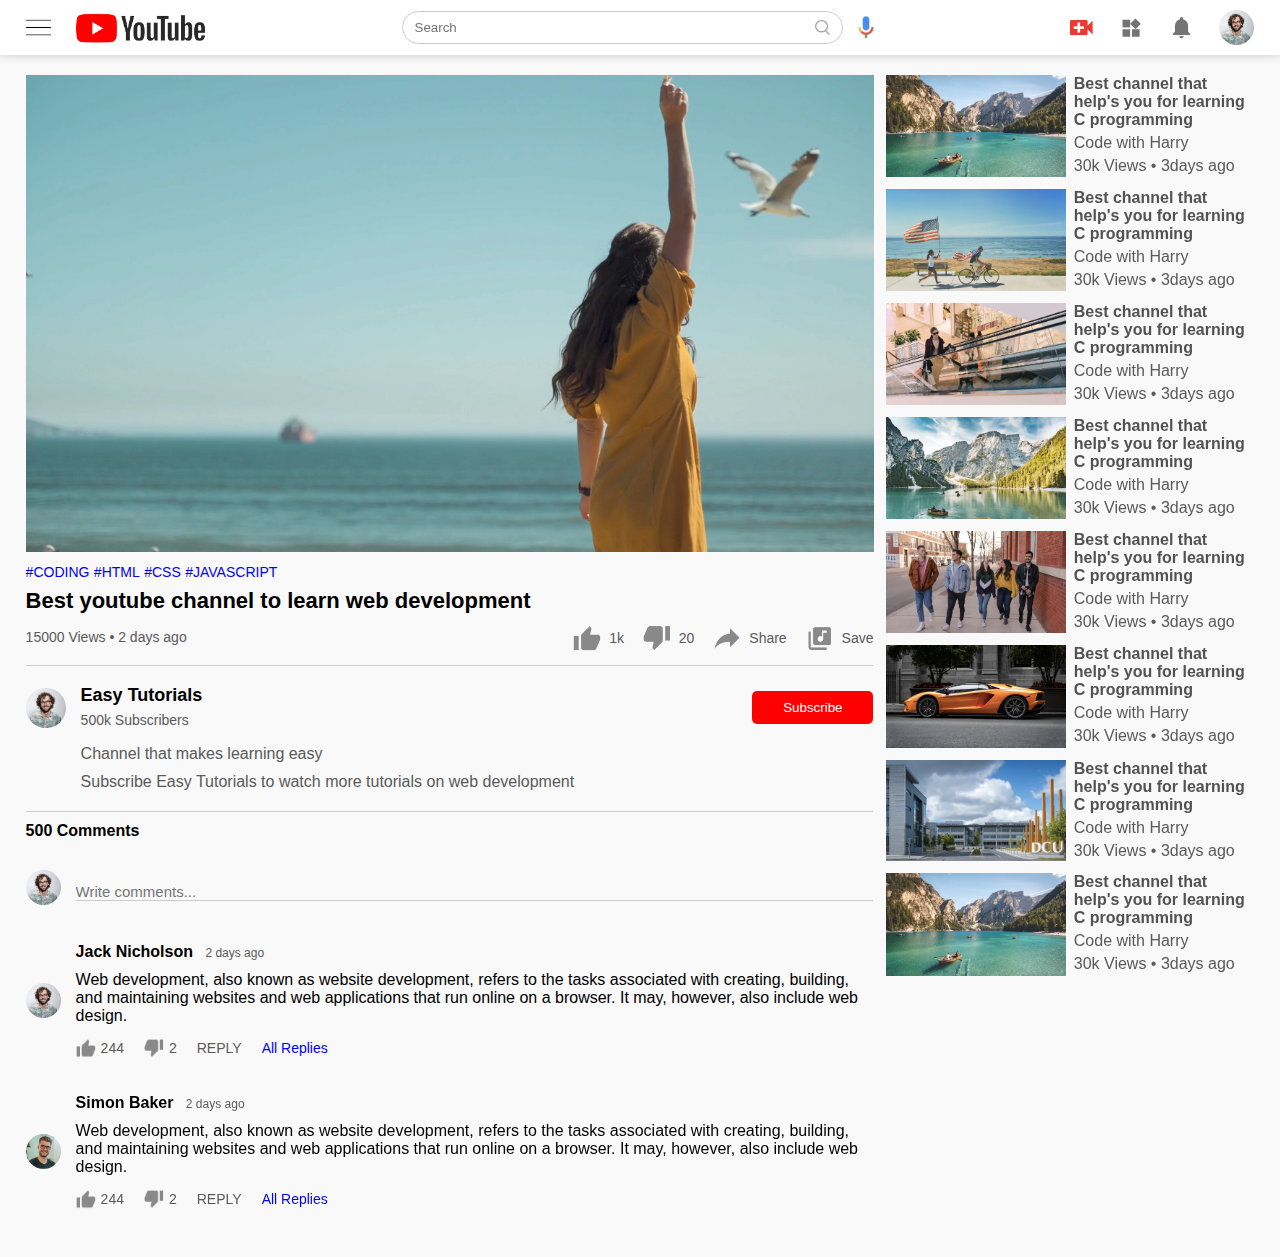
<file: playvideo.html>
<!DOCTYPE html>
<html lang="en">
<head>
    <meta charset="UTF-8">
    <meta name="viewport" content="width=device-width, initial-scale=1.0">
    <title>Playing Video</title>
    <link rel="stylesheet" href="youtubeClone.css">
</head>
<body>
    <nav class="flex-div">
        <div class="nav-left flex-div">
            <img src="images/menu21.png"   class="menu-icon">
            <img src="images/logo2.png" class="logo">
        </div>
        <div class="nav-middle  flex-div">
            <div class="search-box flex-div">
              <input type="text" placeholder="Search">
              <img src="images/search.png" >
            </div>
            <img src="images/voice-search.png" class="mic-icon">
        </div>
        <div class="nav-right flex-div">
            <img src="images/upload.png" >
            <img src="images/more.png" >
            <img src="images/notification.png" >
            <img src="images/Jack.png" class="user-icon" >
        </div>
    </nav>
    <div class="container play-container">
        <div class="row">
            <div class="play-video">
                <video  autoplay muted playsinline>
                    <source src="images/video.mp4" type="video/mp4">
                </video>
                <div class="tags">
                    <a href="">#CODING</a>  <a href="">#HTML</a>  <a href="">#CSS</a>  <a href="">#JAVASCRIPT</a>
                </div>
                <h3> Best youtube channel to learn web development</h3>
                <div class="play-video-info">
                    <p>15000 Views &bull; 2 days ago</p>
                    <div>
                       <a href=""><img src="images/like.png">1k</a>
                       <a href=""><img src="images/dislike.png">20</a>
                       <a href=""><img src="images/share.png">Share</a>
                       <a href=""><img src="images/save.png">Save</a>
                    </div>
                </div>
                <hr>
                <div class="publisher">
                    <img src="images/Jack.png">
                    <div>
                        <p>Easy Tutorials</p>
                        <span>500k Subscribers</span>
                    </div>
                    <button type="button">Subscribe</button>
                </div>
                <div class="vid-description">
                    <p>Channel that makes learning easy</p>
                    <p>Subscribe Easy Tutorials to watch more tutorials on web development</p>
                </div>
                <hr>
                <h4>500 Comments</h4>
                <div class="add-comment">
                    <img src="images/Jack.png">
                    <input type="text" placeholder="Write comments...">
                </div>
                <div class="old-comment">
                    <img src="images/Jack.png">
                    <div>
                        <h3 style="padding:8px 0 8px 0;">Jack Nicholson <span>2 days ago</span></h3>
                        <p>Web development, also known as website development, refers to the tasks associated with creating, building, and maintaining websites and web applications that run online on a browser. It may, however, also include web design.</p>
                        <div class="acomment-action">
                            <img src="images/like.png">
                            <span>244</span>
                            <img src="images/dislike.png">
                            <span>2</span>
                            <span>REPLY</span>
                            <a href="">All Replies</a>
                        </div>
                    </div>
                </div>
                <div class="old-comment">
                    <img src="images/simon.png">
                    <div>
                        <h3 style="padding:8px 0 8px 0;">Simon Baker <span>2 days ago</span></h3>
                        <p>Web development, also known as website development, refers to the tasks associated with 
               creating, building, and maintaining websites and web applications that run online on a browser. 
               It may, however, also include web design.</p>
                        <div class="acomment-action">
                            <img src="images/like.png">
                            <span>244</span>
                            <img src="images/dislike.png">
                            <span>2</span>
                            <span>REPLY</span>
                            <a href="">All Replies</a>
                        </div>
                    </div>
                </div>


 








            </div>
            <div class="right-sidebar">
                <div class="side-video-list">
                    <a href="" class="small-thumbnail"> <img src="images/thumbnail1.png"></a>
                    <div class="vid-info">
                        <a href="">Best channel that help's you for learning C programming</a>
                        <p>Code with Harry</p>
                        <p>30k Views &bull; 3days ago</p>
                    </div>
                </div>
                <div class="side-video-list">
                    <a href="" class="small-thumbnail"> <img src="images/thumbnail2.png"></a>
                    <div class="vid-info">
                        <a href="">Best channel that help's you for learning C programming</a>
                        <p>Code with Harry</p>
                        <p>30k Views &bull; 3days ago</p>
                    </div>
                </div><div class="side-video-list">
                    <a href="" class="small-thumbnail"> <img src="images/thumbnail3.png"></a>
                    <div class="vid-info">
                        <a href="">Best channel that help's you for learning C programming</a>
                        <p>Code with Harry</p>
                        <p>30k Views &bull; 3days ago</p>
                    </div>
                </div><div class="side-video-list">
                    <a href="" class="small-thumbnail"> <img src="images/thumbnail4.png"></a>
                    <div class="vid-info">
                        <a href="">Best channel that help's you for learning C programming</a>
                        <p>Code with Harry</p>
                        <p>30k Views &bull; 3days ago</p>
                    </div>
                </div><div class="side-video-list">
                    <a href="" class="small-thumbnail"> <img src="images/thumbnail5.png"></a>
                    <div class="vid-info">
                        <a href="">Best channel that help's you for learning C programming</a>
                        <p>Code with Harry</p>
                        <p>30k Views &bull; 3days ago</p>
                    </div>
                </div><div class="side-video-list">
                    <a href="" class="small-thumbnail"> <img src="images/thumbnail6.png"></a>
                    <div class="vid-info">
                        <a href="">Best channel that help's you for learning C programming</a>
                        <p>Code with Harry</p>
                        <p>30k Views &bull; 3days ago</p>
                    </div>
                </div><div class="side-video-list">
                    <a href="" class="small-thumbnail"> <img src="images/thumbnail7.png"></a>
                    <div class="vid-info">
                        <a href="">Best channel that help's you for learning C programming</a>
                        <p>Code with Harry</p>
                        <p>30k Views &bull; 3days ago</p>
                    </div>
                </div>
                <div class="side-video-list">
                    <a href="" class="small-thumbnail"> <img src="images/thumbnail1.png"></a>
                    <div class="vid-info">
                        <a href="">Best channel that help's you for learning C programming</a>
                        <p>Code with Harry</p>
                        <p>30k Views &bull; 3days ago</p>
                    </div>
                </div>
            </div>
        </div>
    </div>
</body>
</html>
</file>
<file: youtubeClone.css>
*{
    margin: 0;
    padding: 0;
    font-family: 'Poppins',sans-serif;
    box-sizing: border-box;
}
a{
    text-decoration: none;
    color: #5a5a5a;
}
img{
    cursor: pointer;
}
.flex-div{
    display: flex;
    align-items: center;
}
nav{
   padding: 10px 2%;
   justify-content: space-between;
   box-shadow: 0 0 10px rgba(0, 0 ,0 ,0.2);
   background: #fff;
   position: sticky;
   top: 0;
   z-index: 10;
}
.nav-right img{
    width: 25px;
    margin-right:25px;
}
.nav-right .user-icon{
    width: 35px;
    border-radius: 50%;
    margin-right: 0;
}
.nav-left .menu-icon{
      width: 25px;
      margin-right: 25px;
}
.nav-left .logo{
    width: 130px;
    /* margin-left: 8px; */
}
.nav-middle .mic-icon{
    width: 16px;
}
.nav-middle .search-box{
     border: 1px solid #ccc;
     margin-right: 15px;
     padding: 8px 12px;
     border-radius :25px; 
}
.nav-middle .search-box input{
    width: 400px;
    border: 0;
    outline: 0;
    background: transparent;
}
.nav-middle .search-box img{
    width: 15px;
}
/*---------------side bar --------------------*/
.sidebar{
    background: white;
    width: 15%;
    height: 100vh;
    position: fixed;
    top: 0;
    padding-left: 2%;
    padding-top: 80px;
}
.shortcut-links a img{
   width: 20px;
   margin-right: 20px;
   padding-bottom: 8px;
}
.shortcut-links a p{
    font-size: 17px;
}
.shortcut-links a{
    display: flex;
    align-items: center;
    margin-bottom: 20px;
    width: fit-content;
    flex-wrap: wrap;
}
.shortcut-links a:first-child{
    color: #ed3833;
}
.sidebar hr{
    border: 0;
    height: 1px;
    background: #ccc;
    width: 85%;
}
.subscribed-list h3{
    font-size: 13px;
    margin: 20px 0;
    padding: 8px 0;
    color: #1b1b1b;
    font-weight: 600;
}
.subscribed-list a{
    display: flex;
    align-items: center;
    margin-bottom: 20px;
    width: fit-content;
    flex-wrap: wrap;
}
.subscribed-list a img{
  width: 25px;     
  border-radius: 50%;
  margin-right: 20px;
}
.subscribed-list a p{
    font-size: 18px;
}
.small-sidebar{
    width: 5%;
}
.small-sidebar a p{
  display: none;
}
.small-sidebar h3{
    display: none;
}
.small-sidebar hr{
    width: 50%;
    margin-bottom: 25px;
}
/* --------------- main ----------------*/
.container{
   background: #f9f9f9;
   padding-left: 17%;
   padding-right: 2%;
   padding-top: 20px;
   padding-bottom: 20px;
}
.large-container{
padding-left: 7%;
}
.banner{
    width: 100%;
}
.banner img{
    width: 100%;
    border-radius: 8px;
}
.list-container{
    display: grid;
    grid-template-columns: repeat(auto-fit,minmax(300px,1fr));
    grid-column-gap: 16px;
    grid-row-gap: 30px;
    margin-top: 15px;
}
.vid-list .thumbnail{
    width: 100%;
    border-radius: 5px;
}
.vid-list .flex-div{
    align-items: flex-start;
    margin-top: 7px;
}
.vid-list .flex-div img{
    width: 35px;
    margin-right: 10px;
    border-radius: 50%;
}
.vid-info{
    color: #5a5a5a;
    font-size:16px ;
}
.vid-info a{
    color: #525252;
    font-weight: 600;
    display: block;
    margin-bottom: 5px;
}
@media (max-width: 900px){
    .menu-icon{
        display: none;
    }
    .sidebar{
        display: none;
    }
    .container,.large-container{
        padding-left: 5%;
        padding-right: 5%;
    }
    .nav-right img{
        display: none;
    }
    .nav-right .user-icon{
        display: block;
        width: 30px;
    }
    .nav-middle .search-box input{
        width: 100px;
    }
    .nav-middle .mic-icon{
        display: none;
    }
    .nav-left .logo{
        width: 100px;
        }
}

/*----------------play video page -----------------*/
p{
    padding-bottom: 5px;   /* extra */
}
.play-container{
    padding-left: 2%;
}
.row{
    display: flex;
    justify-content: space-between;
    flex-wrap: wrap;
}
.play-video{
    flex-basis:69%;
}
.right-sidebar{
    flex-basis: 30%;
}
.play-video video{
    width: 100%;
    /* margin-bottom: 8px; */
}
.side-video-list{
    display: flex;
    justify-content: space-between;
    margin-bottom:8px;
}
.side-video-list img{
    width: 100%;
}
.side-video-list .small-thumbnail{
    flex-basis: 49%;
}
.side-video-list .vid-info{
    flex-basis: 49%;
}
.play-video .tags a{
   font-size: 14px;
   color: #0000ff;
}
.play-video .tags{
    padding: 7px 0 7px 0;  /* extra */
}
.play-video h3{
    font-weight:600;
    font-size: 22px;
}
.play-video .play-video-info{
    display: flex;
    align-items: center;
    justify-content: space-between;
    flex-wrap: wrap;
    margin-top: 10px;
    font-size: 14px;
    color: #5a5a5a;
}
.play-video .play-video-info a img{
    width: 28px;
    margin-right : 8px;
}
.play-video .play-video-info a{
    display: inline-flex;
    align-items: center;
    margin-left: 15px;
}
.play-video hr{
    border: 0;
    height: 1px;
    background: #ccc;
    margin: 10px 0;
}
.publisher{
    display: flex;
    align-items: center;
    margin-top: 20px;
}
.publisher div{
    flex: 1;
    line-height: 19px;  
}
.publisher img{
    width: 40px;
    border-radius: 50%;
    margin-right: 15px;
}
.publisher div p{
    color: #000;
    font-weight: 600;
    font-size: 18px;
}
.publisher div span{
       font-size: 14px;
       color: #5a5a5a;
}
.publisher button{
    background: red;
    color: white;
    padding: 9px 31px;
    border: 0;
    outline: 0;
    border-radius: 5px;
    cursor: pointer;
    }
.vid-description {
    padding-left: 55px;
    margin: 15px 0;
}
.vid-description p{
    font-size: 16px;
    margin-bottom: 5px;
    color: #5a5a5a;
}
.vid-description h4{
    font-size: 14px;
    color: #5a5a5a;
    margin-top: 15px;
}
.add-comment{
    display: flex;
    align-items: center;
    margin: 30px 0;
}
.add-comment img{
    width: 35px;
    border-radius: 50%;
    margin-right: 15px;
}
.add-comment ::placeholder{
    font-size: 15px;       /* extra */
}
.add-comment input{
    border: 0;
    outline: 0;
    border-bottom:1px solid #ccc;
    width: 100%;
    padding-top: 12px;
    background: transparent;
}
.old-comment {
    display: flex;
    align-items: center;
    margin: 20px 0;
}
.old-comment img{
    width: 35px;
    border-radius: 50%;
    margin-right: 15px;
}
.old-comment h3{
    font-size: 16px;
    margin-bottom: 2px;
}
.old-comment h3 span{
    font-size: 12px;
    color: #5a5a5a;
    font-weight: 500;
    margin-left: 8px;
}
.old-comment .acomment-action{
    display: flex;
    align-items: center;
    margin: 8px 0;
    font-size: 14px;
}
.old-comment .acomment-action img{
    border-radius: 0;
    width: 20px;
    margin-right:5px;
}
.old-comment .acomment-action span{
    margin-right: 20px;
    color: #5a5a5a;
}
.old-comment .acomment-action a{
    color: #0000ff;
}
@media (max-width:900px)
{
    .play-video{
        flex-basis: 100%;
    }
    .right-sidebar{
        flex-basis:100%;
    }
    .play-container{
        padding-left: 4%;
        padding-right: 4%;
    }
    .vid-description{
        padding-left: 0;
    }
    .play-video .play-video-info a{
        margin-left: 0;
        margin-right: 15px;
        margin-top: 15px;
    }
}
</file>
